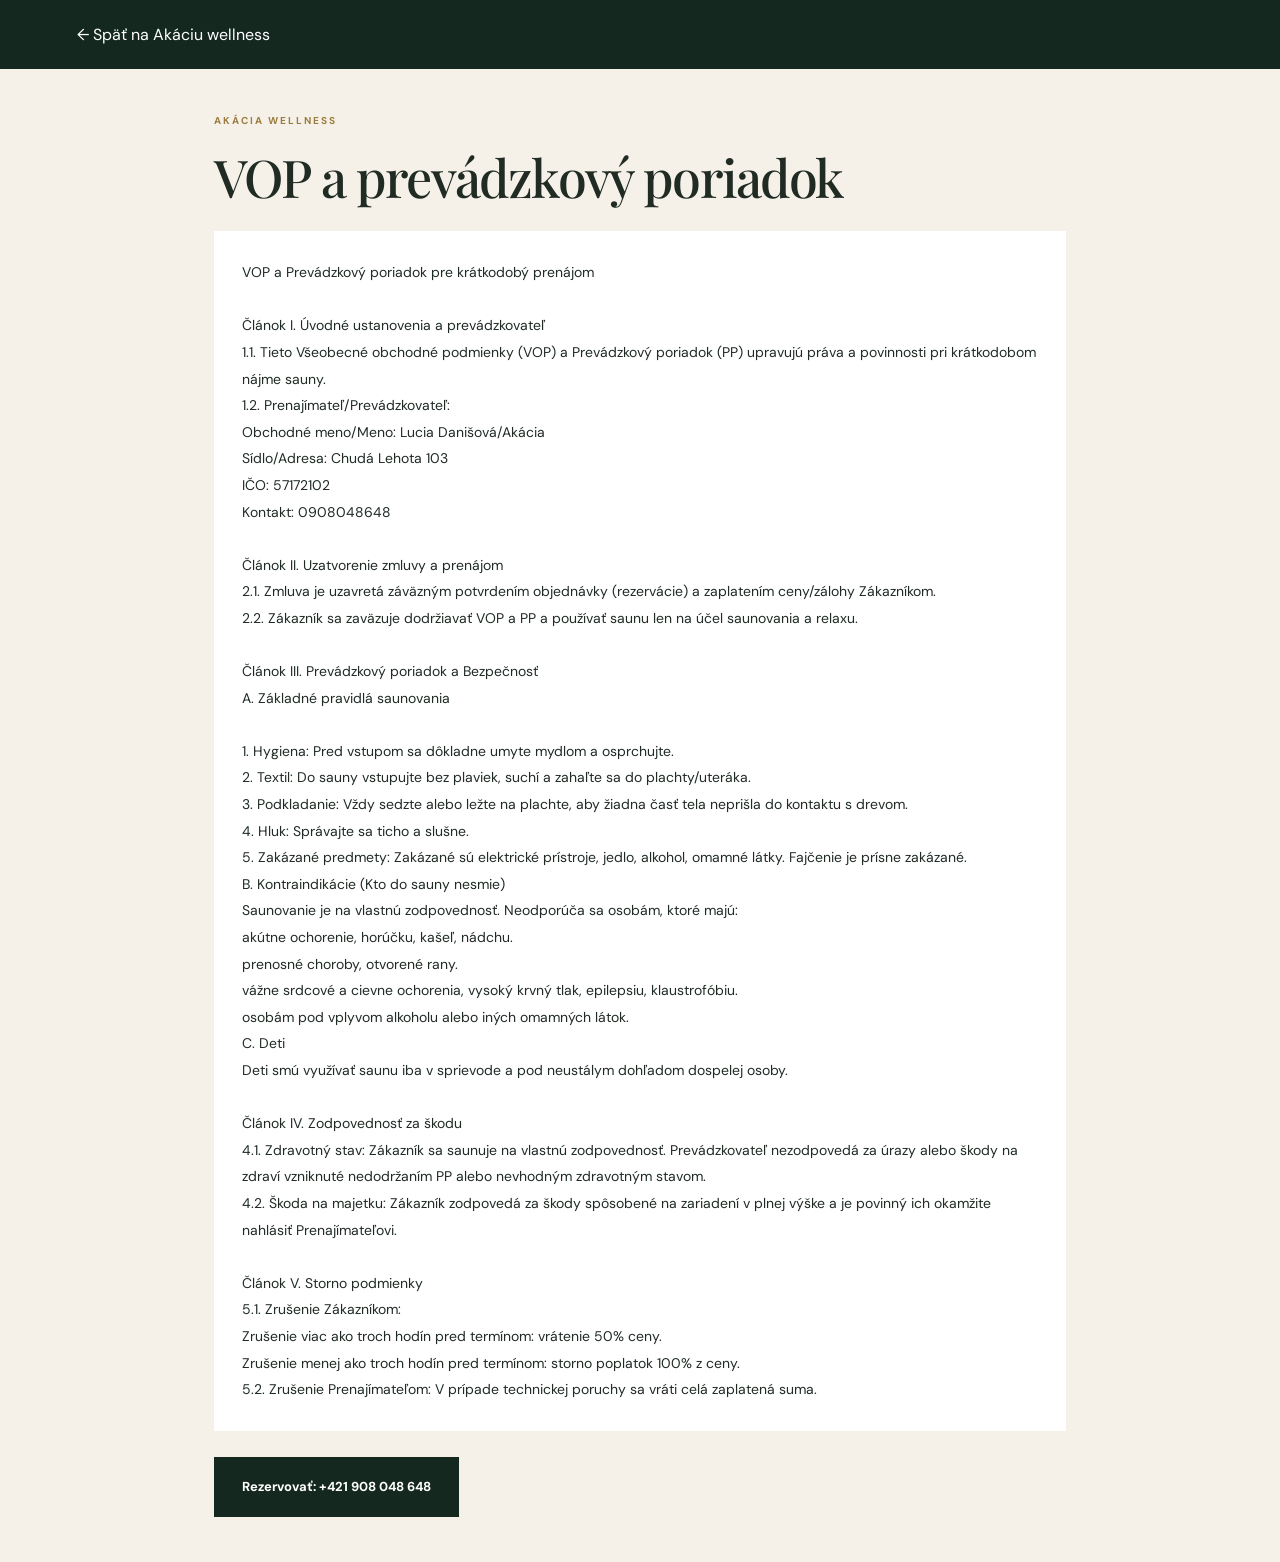
<file: vop-a-prevadzkovy-poriadok.html>
<!doctype html><html lang="sk"><head><meta charset="utf-8"><meta name="viewport" content="width=device-width,initial-scale=1"><title>VOP a prevádzkový poriadok | Akácia</title><link rel="stylesheet" href="style.css"></head><body><header class="legal-top"><a href="index.html">← Späť na Akáciu wellness</a></header><main class="legal"><p class="eyebrow">AKÁCIA WELLNESS</p><h1>VOP a prevádzkový poriadok</h1><div class="legal-text">VOP a Prevádzkový poriadok pre krátkodobý prenájom <br>
<br>
Článok I. Úvodné ustanovenia a prevádzkovateľ<br>
1.1. Tieto Všeobecné obchodné podmienky (VOP) a Prevádzkový poriadok (PP) upravujú práva a povinnosti pri krátkodobom nájme sauny.<br>
1.2. Prenajímateľ/Prevádzkovateľ:<br>
Obchodné meno/Meno: Lucia Danišová/Akácia<br>
Sídlo/Adresa: Chudá Lehota 103<br>
IČO: 57172102<br>
Kontakt: 0908048648<br>
<br>
Článok II. Uzatvorenie zmluvy a prenájom<br>
2.1. Zmluva je uzavretá záväzným potvrdením objednávky (rezervácie) a zaplatením ceny/zálohy Zákazníkom.<br>
2.2. Zákazník sa zaväzuje dodržiavať VOP a PP a používať saunu len na účel saunovania a relaxu.<br>
<br>
Článok III. Prevádzkový poriadok a Bezpečnosť<br>
A. Základné pravidlá saunovania<br>
<br>
1.  Hygiena: Pred vstupom sa dôkladne umyte mydlom a osprchujte.<br>
2.  Textil: Do sauny vstupujte bez plaviek, suchí a zahaľte sa do plachty/uteráka.<br>
3.  Podkladanie: Vždy sedzte alebo ležte na plachte, aby žiadna časť tela neprišla do kontaktu s drevom.<br>
4.  Hluk: Správajte sa ticho a slušne.<br>
5.  Zakázané predmety: Zakázané sú elektrické prístroje, jedlo, alkohol, omamné látky. Fajčenie je prísne zakázané. <br>
    B. Kontraindikácie (Kto do sauny nesmie)<br>
    Saunovanie je na vlastnú zodpovednosť. Neodporúča sa osobám, ktoré majú:<br>
    akútne ochorenie, horúčku, kašeľ, nádchu.<br>
    prenosné choroby, otvorené rany.<br>
    vážne srdcové a cievne ochorenia, vysoký krvný tlak, epilepsiu, klaustrofóbiu.<br>
    osobám pod vplyvom alkoholu alebo iných omamných látok.<br>
    C. Deti<br>
    Deti smú využívať saunu iba v sprievode a pod neustálym dohľadom dospelej osoby.<br>
<br>
Článok IV. Zodpovednosť za škodu<br>
4.1. Zdravotný stav: Zákazník sa saunuje na vlastnú zodpovednosť. Prevádzkovateľ nezodpovedá za úrazy alebo škody na zdraví vzniknuté nedodržaním PP alebo nevhodným zdravotným stavom.<br>
4.2. Škoda na majetku: Zákazník zodpovedá za škody spôsobené na zariadení v plnej výške a je povinný ich okamžite nahlásiť Prenajímateľovi.<br>
<br>
Článok V. Storno podmienky<br>
5.1. Zrušenie Zákazníkom:<br>
Zrušenie viac ako troch hodín pred termínom: vrátenie 50% ceny.<br>
Zrušenie menej ako troch hodín pred termínom: storno poplatok  100% z ceny.<br>
5.2. Zrušenie Prenajímateľom: V prípade technickej poruchy sa vráti celá zaplatená suma.</div><a class="button dark" href="tel:+421908048648">Rezervovať: +421 908 048 648</a></main></body></html>
</file>
<file: style.css>
@import url('https://fonts.googleapis.com/css2?family=DM+Sans:wght@400;500;600;700&family=Playfair+Display:ital,wght@0,500;0,600;0,700;1,500&display=swap');:root{--forest:#142820;--cream:#f5f1e8;--gold:#d8b978;--muted:#6f776f}*{box-sizing:border-box}html{scroll-behavior:smooth}body{margin:0;background:var(--cream);color:#202b24;font-family:'DM Sans',Arial,sans-serif}a{color:inherit;text-decoration:none}.topbar{height:82px;position:absolute;inset:0 0 auto;z-index:5;display:flex;align-items:center;justify-content:space-between;padding:0 6vw;background:var(--forest);color:white}.brand img{width:60px;height:60px;object-fit:cover;border-radius:50%}nav{display:flex;gap:24px;align-items:center;font-size:13px}.nav-cta{border-bottom:1px solid var(--gold);padding:10px 0}.hero{min-height:700px;height:100svh;max-height:950px;display:flex;align-items:center;position:relative;color:white;background:#1b2b22 var(--hero) center/cover no-repeat}.shade{position:absolute;inset:0;background:linear-gradient(90deg,rgba(8,22,15,.86),rgba(8,22,15,.5) 55%,rgba(8,22,15,.12))}.hero-content{position:relative;padding:130px 10vw 90px;max-width:850px}.eyebrow{font-size:10px;letter-spacing:.2em;font-weight:700;color:#9b7c3f;margin:0 0 22px}.hero .eyebrow,.pricing .eyebrow{color:var(--gold)}h1,h2{font-family:'Playfair Display',Georgia,serif;font-weight:500;letter-spacing:-.035em}h1{font-size:clamp(44px,6vw,80px);line-height:1.08;margin:0 0 20px}h1 em{color:var(--gold)}.hero-copy{line-height:1.8;max-width:430px;color:#eee;margin-bottom:28px}.actions{display:flex;gap:14px;flex-wrap:wrap}.button{display:inline-flex;align-items:center;justify-content:center;min-height:60px;padding:0 28px;font-size:13px;font-weight:700;transition:.2s}.button:hover{transform:translateY(-2px)}.gold{background:var(--gold);color:#17251d}.outline{border:1px solid #ddd;color:white}.note{font-size:11px;color:#ddd;margin-top:30px}.scroll{position:absolute;right:6vw;bottom:30px;font-size:11px;letter-spacing:.1em}.section{padding:95px 9vw;display:grid;grid-template-columns:1fr 1fr;gap:7vw;align-items:center}.section h2,.pricing h2,.booking h2{font-size:clamp(40px,5vw,60px);line-height:1.12;margin:0 0 22px}.section h2 em,.booking h2 em{color:#9b7c3f}.intro p:not(.eyebrow),.terms p:not(.eyebrow){font-size:14px;line-height:1.9;color:var(--muted)}.features{margin-top:32px;border-top:1px solid #d9d5ca}.features>div{display:flex;gap:18px;padding:18px 0;border-bottom:1px solid #d9d5ca}.features b{font:22px 'Playfair Display',serif;color:#9b7c3f}.features strong,.features small{display:block}.features strong{font-size:13px}.features small{font-size:12px;color:var(--muted);margin-top:6px}.gallery-frame{overflow:hidden;background:#ddd}.gallery-frame img{width:100%;height:450px;object-fit:cover;display:block}.gallery-controls{display:flex;align-items:center;justify-content:space-between;padding:12px 0;color:var(--muted);font-size:12px}.gallery-controls button{width:52px;height:48px;font-size:22px;cursor:pointer;background:transparent;border:1px solid #c8c5b9}.dots{display:flex;justify-content:center;gap:8px}.dots button{width:9px;height:9px;border:0;border-radius:50%;background:#c9c4b7;padding:0;cursor:pointer}.dots button.active{background:#9b7c3f;transform:scale(1.25)}.pricing{background:var(--forest);color:var(--cream);padding:80px 24px;text-align:center}.pricing h2 em{color:var(--gold)}.prices{display:grid;grid-template-columns:repeat(2,minmax(0,1fr));gap:18px;max-width:850px;margin:32px auto 0;text-align:left}.prices article{padding:30px;background:#1d3529;border:1px solid #596c56}.prices article.featured{border-color:var(--gold);background:#263e30}.prices article>p{font-size:11px;letter-spacing:.18em;color:var(--gold);font-weight:bold}.prices strong{display:block;font:54px 'Playfair Display',serif;margin:18px 0 24px}.prices small{font-size:24px;color:var(--gold)}.prices article>a{display:inline-flex;align-items:center;min-height:54px;padding:0 18px;background:var(--gold);color:var(--forest);font-size:12px;font-weight:bold}.booking{text-align:center;padding:80px 24px;background:#e9e3d6}.booking-inner{max-width:650px;margin:auto}.phone{font:36px 'Playfair Display',serif;margin:22px 0}.centered{justify-content:center}.dark{background:var(--forest);color:white}.light{border:1px solid #a6a99e;color:var(--forest)}.terms{background:#fffdf7}.rules{padding:28px;background:#f0ece2;border-left:3px solid var(--gold);font-size:13px;line-height:1.8}.rules li{margin:8px 0}footer{background:var(--forest);color:#ddd;padding:32px 6vw;display:flex;justify-content:space-between;align-items:center;gap:20px;flex-wrap:wrap}footer p{font-size:12px;color:#aebbb0}.footer-brand{font:20px 'Playfair Display',serif;letter-spacing:.12em}.footer-brand span{display:block;font:9px 'DM Sans',sans-serif;letter-spacing:.3em;color:var(--gold);margin-top:4px}.socials{display:flex;gap:12px;flex-wrap:wrap}.socials a{min-height:56px;padding:12px 18px;border:1px solid #596c56;display:flex;align-items:center;gap:10px;font-size:22px;color:var(--gold)}.socials span{font-size:13px;color:white}.socials a:hover{background:#203b2f}.legal-top{padding:24px 6vw;background:var(--forest);color:white}.legal{max-width:900px;margin:auto;padding:45px 24px}.legal h1{font-size:clamp(34px,5vw,52px)}.legal-text{background:white;padding:28px;line-height:1.9;font-size:14px;overflow-wrap:anywhere;margin:26px 0}@media(max-width:760px){.topbar{height:72px}.brand img{width:50px;height:50px}nav{gap:10px;font-size:11px}.hero{min-height:660px;background-position:58% center}.hero-content{padding:120px 24px 80px}h1{font-size:clamp(42px,11vw,62px)}.actions:not(.centered){flex-direction:column;max-width:320px}.button{width:100%}.section{padding:65px 24px;grid-template-columns:1fr;gap:30px}.gallery-frame img{height:370px}.prices{grid-template-columns:1fr}.prices article{padding:25px}footer{align-items:flex-start;flex-direction:column}.socials{width:100%}.socials a{flex:1;justify-content:center;min-width:120px}.legal{padding:30px 16px}.legal-text{padding:18px;font-size:13px}}
</file>
